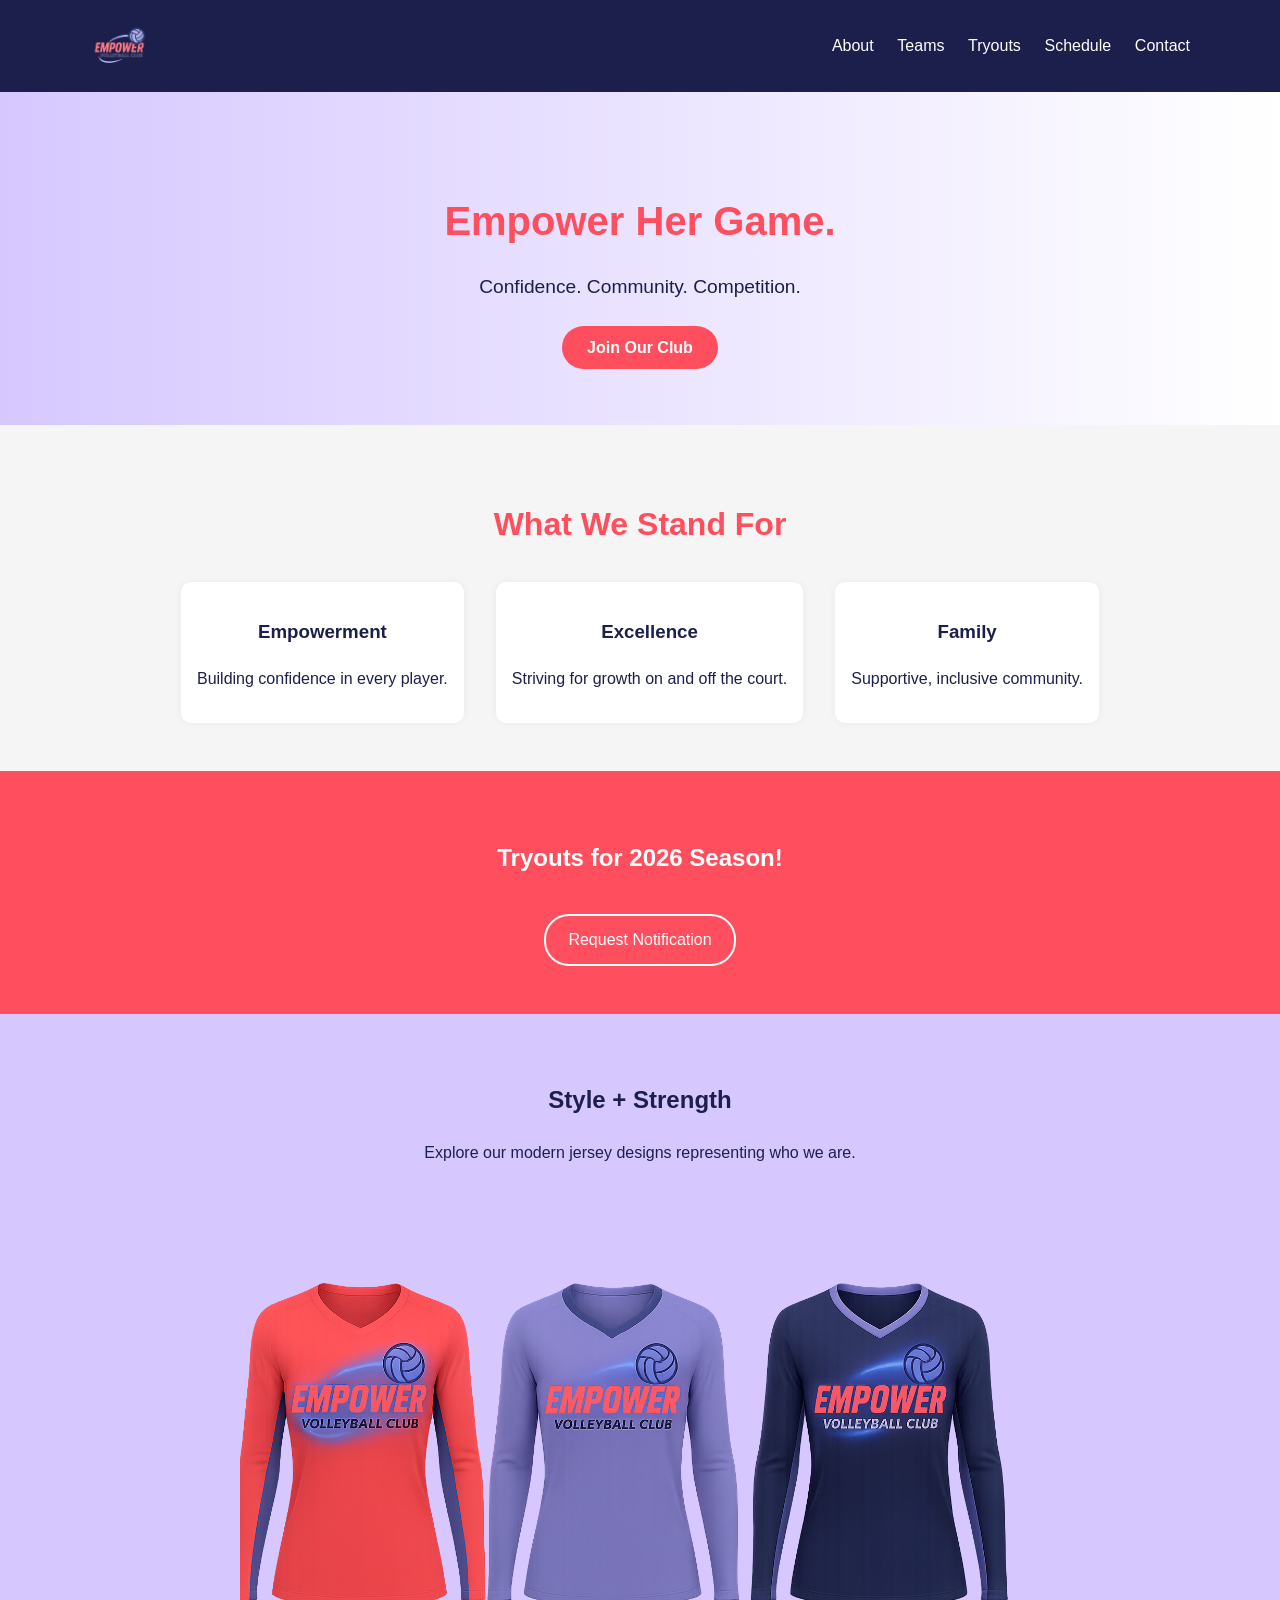
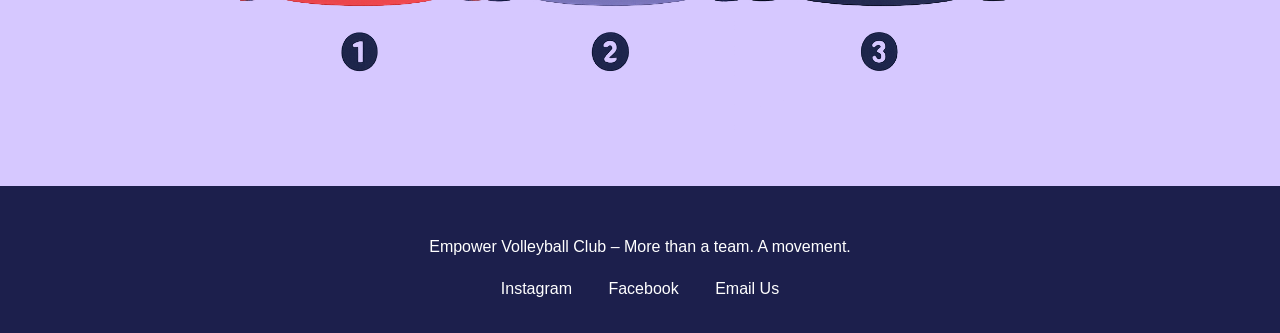
<file: index.html>
<!DOCTYPE html>
<html lang="en">
<head>
  <meta charset="UTF-8" />
  <meta name="viewport" content="width=device-width, initial-scale=1.0" />
  <title>Empower Volleyball Club</title>
  <link rel="stylesheet" href="styles.css" />
</head>
<body>
  <header class="header">
    <div class="header-container">
      <img src="D74DD3DE-BA17-4BB8-8947-72A914740454.png" alt="Empower VC Logo" class="logo" />
      <nav class="nav">
        <a href="#">About</a>
        <a href="#">Teams</a>
        <a href="#">Tryouts</a>
        <a href="#">Schedule</a>
        <a href="#">Contact</a>
      </nav>
    </div>
  </header>

  <main>
    <section class="hero">
      <div class="hero-content">
        <h1>Empower Her Game.</h1>
        <p>Confidence. Community. Competition.</p>
        <a href="mailto:info@empowervb.com?subject=2026%20Tryouts%20Information&body=Hi%20Empower%20Volleyball%20Club%2C%0A%0AI%27m%20interested%20in%20learning%20more%20about%20your%202026%20tryouts.%20Could%20you%20please%20send%20me%20details%20on%20dates%2C%20locations%2C%20and%20how%20to%20register%3F%0A%0AThanks%21" class="cta-btn">Join Our Club</a>
      </div>
    </section>

    <section class="about">
      <h2>What We Stand For</h2>
      <div class="values">
        <div class="value">
          <h3>Empowerment</h3>
          <p>Building confidence in every player.</p>
        </div>
        <div class="value">
          <h3>Excellence</h3>
          <p>Striving for growth on and off the court.</p>
        </div>
        <div class="value">
          <h3>Family</h3>
          <p>Supportive, inclusive community.</p>
        </div>
      </div>
    </section>

    <section class="tryouts">
      <h2>Tryouts for 2026 Season!</h2>
      <a href="mailto:info@empowervb.com?subject=2026%20Tryouts%20Information&body=Hi%20Empower%20Volleyball%20Club%2C%0A%0AI%27m%20interested%20in%20learning%20more%20about%20your%202026%20tryouts.%20Could%20you%20please%20send%20me%20details%20on%20dates%2C%20locations%2C%20and%20how%20to%20register%3F%0A%0AThanks%21" class="cta-outline">Request Notification</a>
    </section>

    <section class="jerseys">
      <h2>Style + Strength</h2>
      <p>Explore our modern jersey designs representing who we are.</p>
      <img src="C9F07191-4290-43DE-B031-8776C978737C.png" alt="Empower Jerseys" class="jersey-img" />
    </section>
  </main>

  <footer class="footer">
    <p>Empower Volleyball Club – More than a team. A movement.</p>
    <div class="footer-links">
      <a href="#">Instagram</a>
      <a href="#">Facebook</a>
      <a href="mailto:info@empowervb.com">Email Us</a>
    </div>
  </footer>
</body>
</html>
</file>
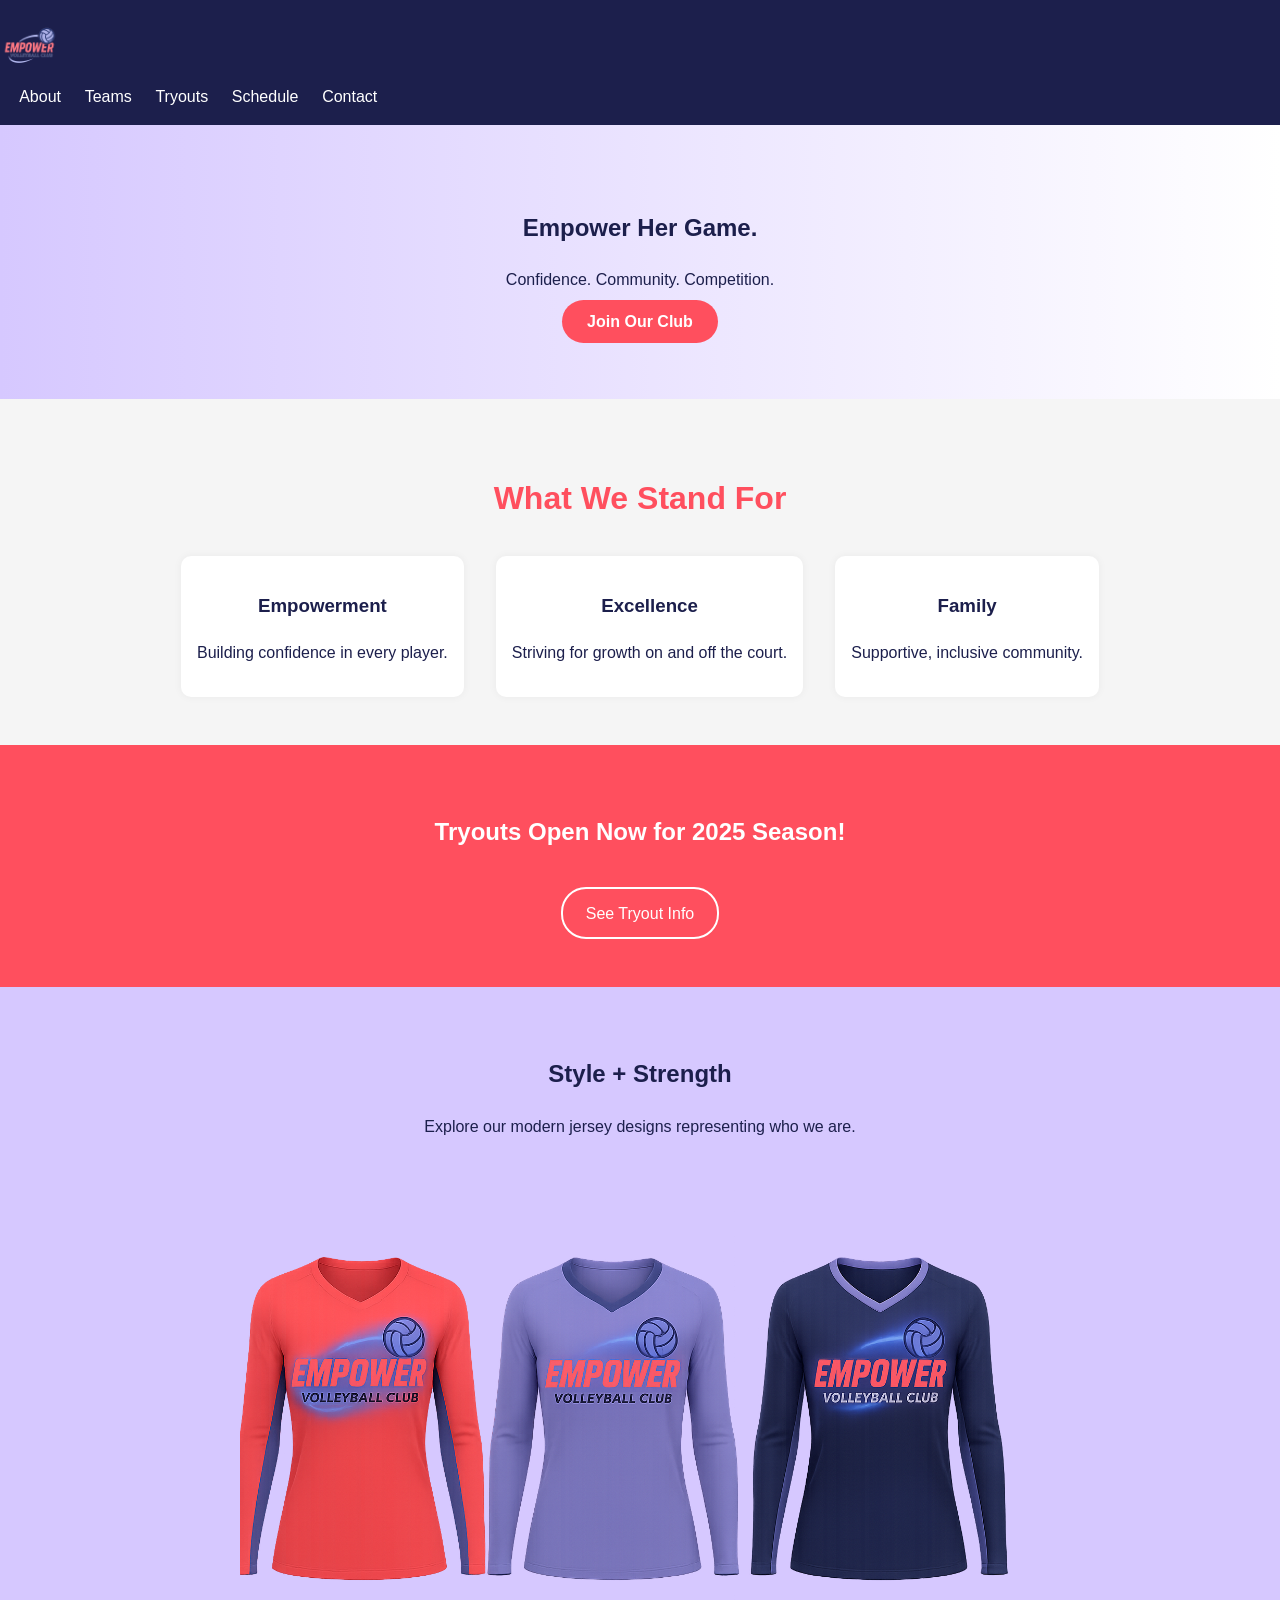
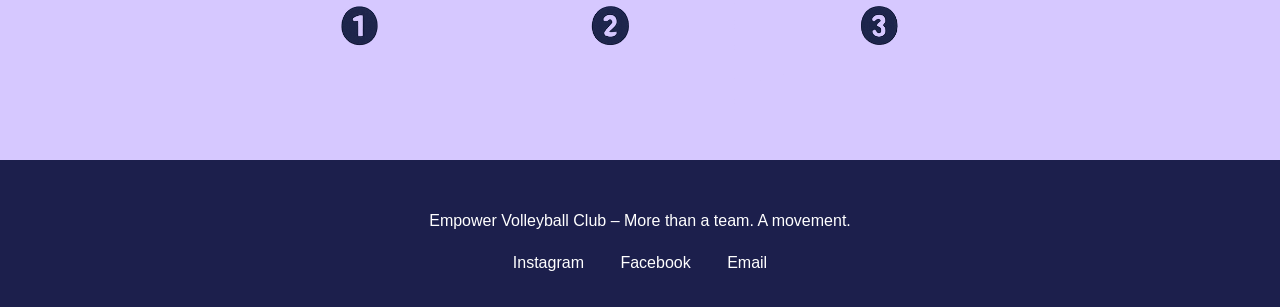
<file: indeed.html>
<!DOCTYPE html>
<html lang="en">
<head>
  <meta charset="UTF-8" />
  <meta name="viewport" content="width=device-width, initial-scale=1.0" />
  <title>Empower Volleyball Club</title>
  <link rel="stylesheet" href="styles.css" />
</head>
<body>
  <header class="header">
    <img src="D74DD3DE-BA17-4BB8-8947-72A914740454.png" alt="Empower Volleyball Club Logo" class="logo" />
    <nav class="nav">
      <a href="#">About</a>
      <a href="#">Teams</a>
      <a href="#">Tryouts</a>
      <a href="#">Schedule</a>
      <a href="#">Contact</a>
    </nav>
  </header>

  <section class="hero">
    <div class="hero-text">
      <h1>Empower Her Game.</h1>
      <p>Confidence. Community. Competition.</p>
      <a href="#" class="cta-btn">Join Our Club</a>
    </div>
  </section>

  <section class="about">
    <h2>What We Stand For</h2>
    <div class="values">
      <div class="value">
        <h3>Empowerment</h3>
        <p>Building confidence in every player.</p>
      </div>
      <div class="value">
        <h3>Excellence</h3>
        <p>Striving for growth on and off the court.</p>
      </div>
      <div class="value">
        <h3>Family</h3>
        <p>Supportive, inclusive community.</p>
      </div>
    </div>
  </section>

  <section class="tryouts">
    <h2>Tryouts Open Now for 2025 Season!</h2>
    <a href="#" class="cta-outline">See Tryout Info</a>
  </section>

  <section class="jerseys">
    <h2>Style + Strength</h2>
    <p>Explore our modern jersey designs representing who we are.</p>
    <img src="C9F07191-4290-43DE-B031-8776C978737C.png" alt="Empower Jerseys" class="jersey-img" />
  </section>

  <footer class="footer">
    <p>Empower Volleyball Club – More than a team. A movement.</p>
    <div class="footer-links">
      <a href="#">Instagram</a>
      <a href="#">Facebook</a>
      <a href="#">Email</a>
    </div>
  </footer>
</body>
</html>
</file>
<file: styles.css>
:root {
  --coral: #ff4f5e;
  --lilac: #d6c8ff;
  --navy: #1c1f4c;
  --white: #ffffff;
  --gray: #f5f5f5;
}

body {
  margin: 0;
  font-family: 'Segoe UI', sans-serif;
  background: var(--white);
  color: var(--navy);
  line-height: 1.6;
}

a {
  text-decoration: none;
}

.header {
  background: var(--navy);
  color: var(--white);
  padding: 1rem 0;
}

.header-container {
  display: flex;
  justify-content: space-between;
  align-items: center;
  max-width: 1100px;
  margin: 0 auto;
  padding: 0 1rem;
}

.logo {
  height: 60px;
  width: auto;
}

.nav a {
  margin-left: 1.2rem;
  color: var(--white);
  font-weight: 500;
}

.nav a:hover {
  color: var(--coral);
}

.hero {
  background: linear-gradient(90deg, var(--lilac), var(--white));
  text-align: center;
  padding: 4rem 1rem;
}

.hero-content h1 {
  font-size: 2.5rem;
  color: var(--coral);
  margin-bottom: 1rem;
}

.hero-content p {
  font-size: 1.2rem;
  margin-bottom: 2rem;
}

.cta-btn {
  background: var(--coral);
  color: var(--white);
  padding: 0.8rem 1.6rem;
  border-radius: 30px;
  font-weight: bold;
  transition: background 0.3s;
}

.cta-btn:hover {
  background: #e03e4d;
}

.about {
  padding: 3rem 1rem;
  background: var(--gray);
  text-align: center;
}

.about h2 {
  color: var(--coral);
  font-size: 2rem;
}

.values {
  display: flex;
  justify-content: center;
  flex-wrap: wrap;
  gap: 2rem;
  margin-top: 2rem;
}

.value {
  max-width: 280px;
  background: var(--white);
  padding: 1rem;
  border-radius: 10px;
  box-shadow: 0 0 8px rgba(0,0,0,0.05);
}

.tryouts {
  background: var(--coral);
  color: var(--white);
  text-align: center;
  padding: 3rem 1rem;
}

.cta-outline {
  display: inline-block;
  margin-top: 1rem;
  padding: 0.7rem 1.4rem;
  border: 2px solid var(--white);
  border-radius: 25px;
  color: var(--white);
  font-weight: 500;
}

.cta-outline:hover {
  background: var(--white);
  color: var(--coral);
}

.jerseys {
  background: var(--lilac);
  text-align: center;
  padding: 3rem 1rem;
}

.jersey-img {
  width: 100%;
  max-width: 800px; /* optimized for 1536x1024 */
  height: auto;
  margin-top: 1rem;
  border-radius: 8px;
}

.footer {
  background: var(--navy);
  color: var(--white);
  text-align: center;
  padding: 2rem 1rem;
}

.footer-links a {
  color: var(--white);
  margin: 0 1rem;
}

.footer-links a:hover {
  color: var(--coral);
}

/* Mobile Responsive */

@media (max-width: 768px) {
  .header-container {
    flex-direction: column;
    align-items: flex-start;
  }

  .nav {
    display: flex;
    flex-wrap: wrap;
    margin-top: 1rem;
  }

  .nav a {
    margin: 0.5rem 1rem 0.5rem 0;
  }

  .logo {
    height: 48px;
  }

  .values {
    flex-direction: column;
    align-items: center;
  }

  .hero-content h1 {
    font-size: 2rem;
  }

  .jersey-img {
    width: 90%;
  }
}
</file>
